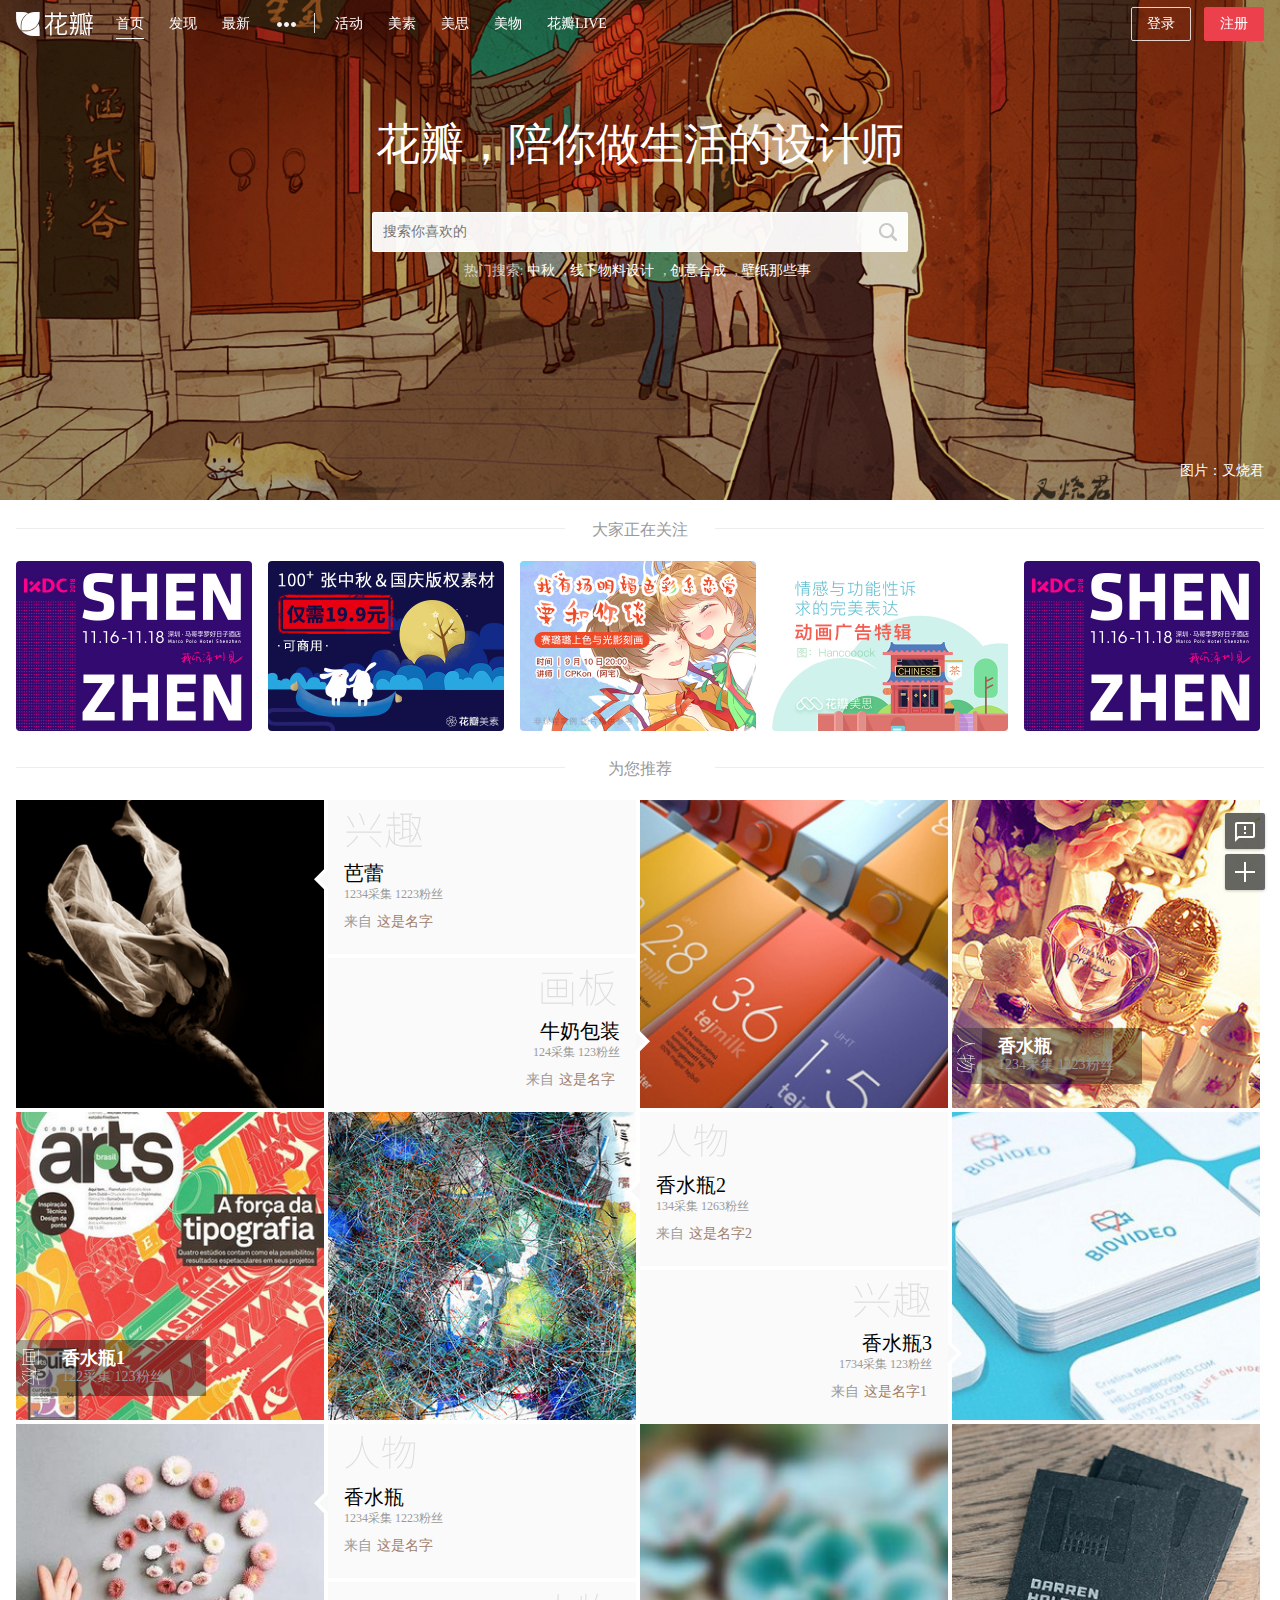
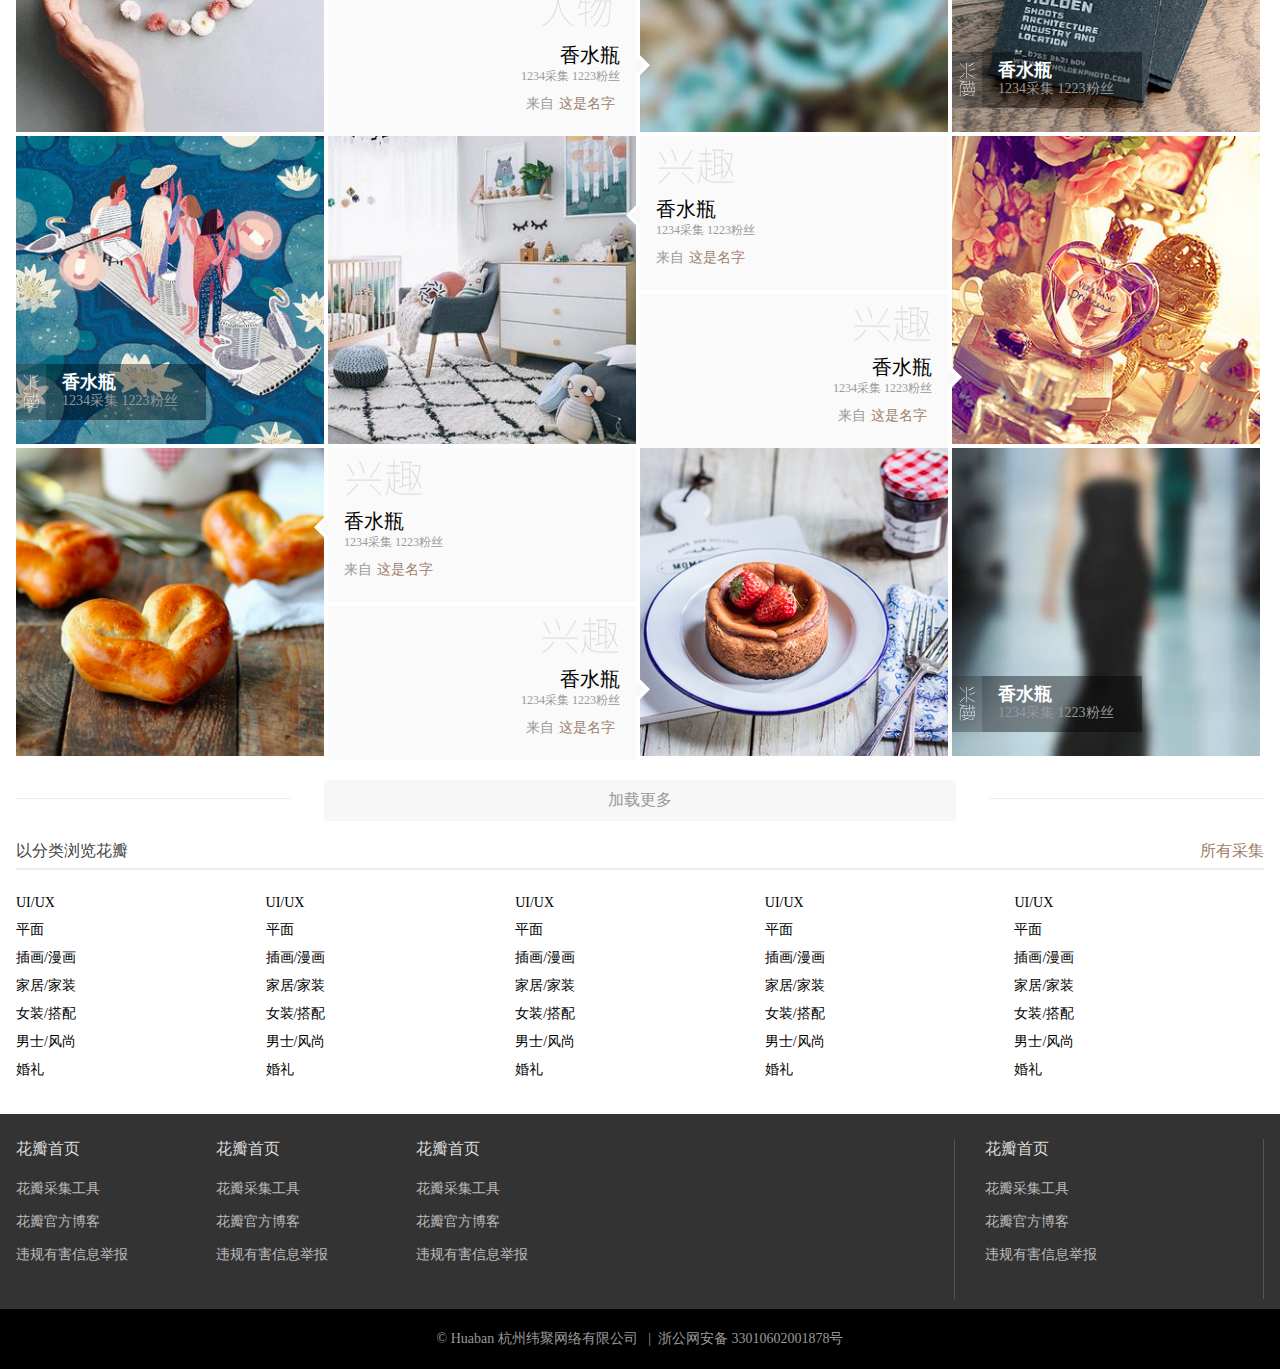
<file: index.html>
<!DOCTYPE html>
<html>

	<head>
		<meta charset="utf-8" />
		<meta name="viewport" content="width=device-width,initial-scale=1" />
		<title></title>
		<link rel="stylesheet/less" type="text/css" href="css/index.less" />
		<script src="js/less.min.js" type="text/javascript" charset="utf-8"></script>
		<script src="js/jquery.js" type="text/javascript" charset="utf-8"></script>
		<script src="js/index.js" type="text/javascript" charset="utf-8"></script>
	</head>

	<body>
		<div id="header-box">
			<div class="banner-background  wrapper">
			</div>
			<div class="mask  wrapper"></div>
			<div class="new-banner">
				<div class="title">花瓣，陪你做生活的设计师</div>
				<div class="search-box">
					<form action="#" method="post">
						<input type="text" name="" id="" value="" size="27" placeholder="搜索你喜欢的" />
						<a href="#"></a>
					</form>
					<div id="hot-word">
						<span>热门搜索:</span>
						<a href="#">中秋</a>
						<span>,</span>
						<a href="#">线下物料设计</a>
						<span>,</span>
						<a href="#">创意合成</a>
						<span>,</span>
						<a href="#">壁纸那些事</a>
					</div>
				</div>
				<div class="author">
					<div class="wrapper">图片：叉烧君</div>
				</div>
			</div>
			<div id="header" class="default-header">
				<div id="manu-bar" class="wrapper">
					<div id="left-part">
						<a id="huaban" href="#"></a>
						<a id="home" href="#">首页</a>
						<a href="#">发现</a>
						<a href="#">最新</a>
						<div class="menu-nav"></div>
						<a class="cut-off"></a>
						<a href="#">活动</a>
						<a href="#">美素</a>
						<a href="#">美思</a>
						<a href="#">美物</a>
						<a href="#">花瓣LIVE</a>
					</div>
					<div id="right-part">
						<a href="#" id="login-btn">登录</a>
						<a href="#" id="register-btn">注册</a>
					</div>
					<form action="#" method="post">
						<div>
							<span>采集</span>
							<i></i>
						</div>
						<input type="text" placeholder="搜索你喜欢的" />
						<a href=""></a>
					</form>
				</div>
			</div>
		</div>
		<div id="body-box" class="wrapper">
			<div class="recommend-line">
				<a href="">大家正在关注</a>
			</div>
			<div class=" follow-row">
				<div class="image-box"><img src="img/ad1" /></div>
				<div class="image-box"><img src="img/ad2" /></div>
				<div class="image-box"><img src="img/ad3" /></div>
				<div class="image-box"><img src="img/ad4" /></div>
				<div class="image-box"><img src="img/ad1" /></div>
				<div class="image-box"><img src="img/ad2" /></div>
			</div>
			<div class="recommend-line">
				<a href="">为您推荐</a>
			</div>
			<div class="display">
			</div>
			<div class="get-more-line">
				<a>加载更多</a>
			</div>
			<div class="category-head wrapper">
				<span>
					以分类浏览花瓣
				</span>
				<a href="#">所有采集</a>
			</div>
			<div class="flex-box wrapper">
				<ul>
					<li>UI/UX
					</li>
					<li>平面
					</li>
					<li>插画/漫画
					</li>
					<li>家居/家装
					</li>
					<li>女装/搭配
					</li>
					<li>男士/风尚
					</li>
					<li>婚礼</li>
				</ul>
				<ul>
					<li>UI/UX
					</li>
					<li>平面
					</li>
					<li>插画/漫画
					</li>
					<li>家居/家装
					</li>
					<li>女装/搭配
					</li>
					<li>男士/风尚
					</li>
					<li>婚礼</li>
				</ul>
				<ul>
					<li>UI/UX
					</li>
					<li>平面
					</li>
					<li>插画/漫画
					</li>
					<li>家居/家装
					</li>
					<li>女装/搭配
					</li>
					<li>男士/风尚
					</li>
					<li>婚礼</li>
				</ul>
				<ul>
					<li>UI/UX
					</li>
					<li>平面
					</li>
					<li>插画/漫画
					</li>
					<li>家居/家装
					</li>
					<li>女装/搭配
					</li>
					<li>男士/风尚
					</li>
					<li>婚礼</li>
				</ul>
				<ul>
					<li>UI/UX
					</li>
					<li>平面
					</li>
					<li>插画/漫画
					</li>
					<li>家居/家装
					</li>
					<li>女装/搭配
					</li>
					<li>男士/风尚
					</li>
					<li>婚礼</li>
				</ul>
			</div>
		</div>
		<div id="footer-box">
			<div class="footer wrapper">
				<div class="left-col">
					<a href="#">花瓣首页</a>
					<a href="#">花瓣采集工具</a>
					<a href="#">花瓣官方博客</a>
					<a href="#">违规有害信息举报</a>
				</div>
				<div class="left-col">
					<a href="#">花瓣首页</a>
					<a href="#">花瓣采集工具</a>
					<a href="#">花瓣官方博客</a>
					<a href="#">违规有害信息举报</a>
				</div>
				<div class="left-col">
					<a href="#">花瓣首页</a>
					<a href="#">花瓣采集工具</a>
					<a href="#">花瓣官方博客</a>
					<a href="#">违规有害信息举报</a>
				</div>
				<div class="left-col">
					<a href="#">花瓣首页</a>
					<a href="#">花瓣采集工具</a>
					<a href="#">花瓣官方博客</a>
					<a href="#">违规有害信息举报</a>
				</div>
			</div>
			<div class="copy-right">
				© Huaban 杭州纬聚网络有限公司 &nbsp;&nbsp;|&nbsp;&nbsp;浙公网安备 33010602001878号
			</div>
		</div>
		<div id="elevator">
			<a id="btnTop" href="#"></a>
			<a href="#"></a>
			<a href="#"></a>
		</div>
	</body>

</html>
</file>
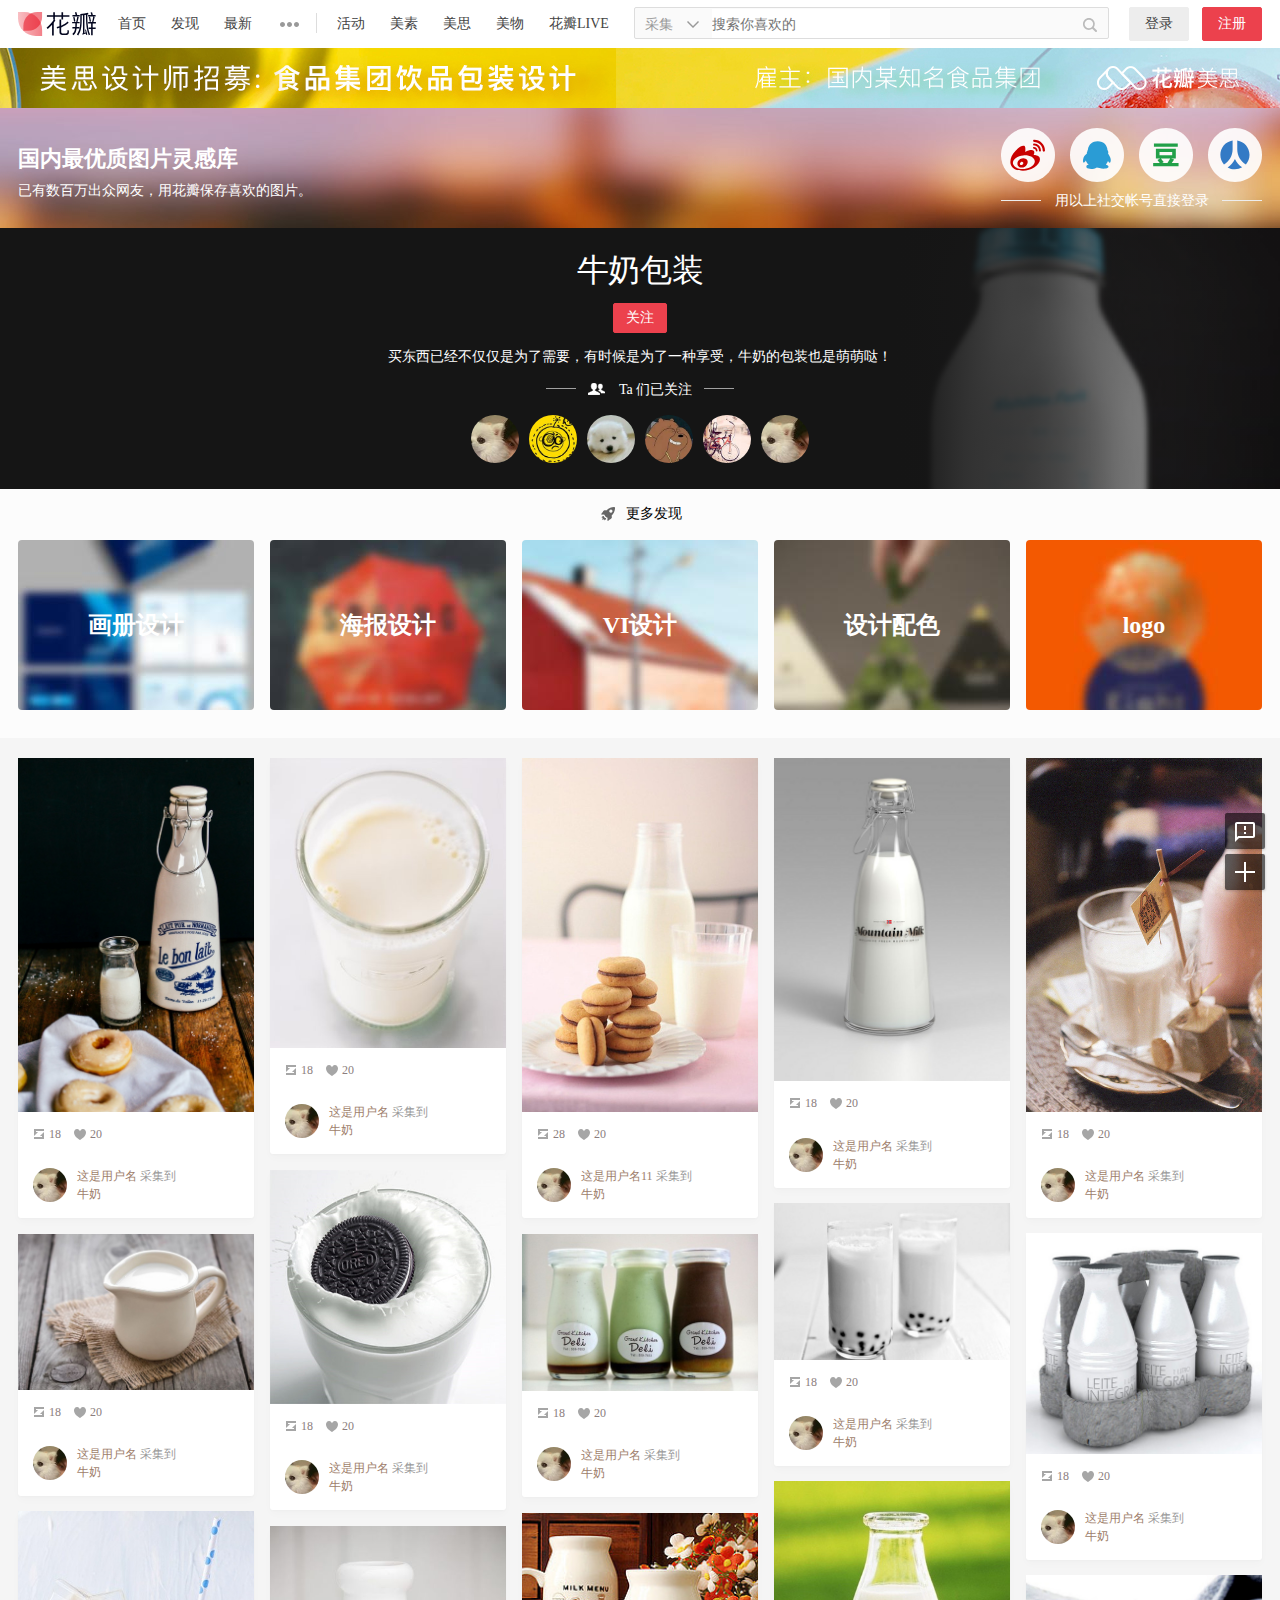
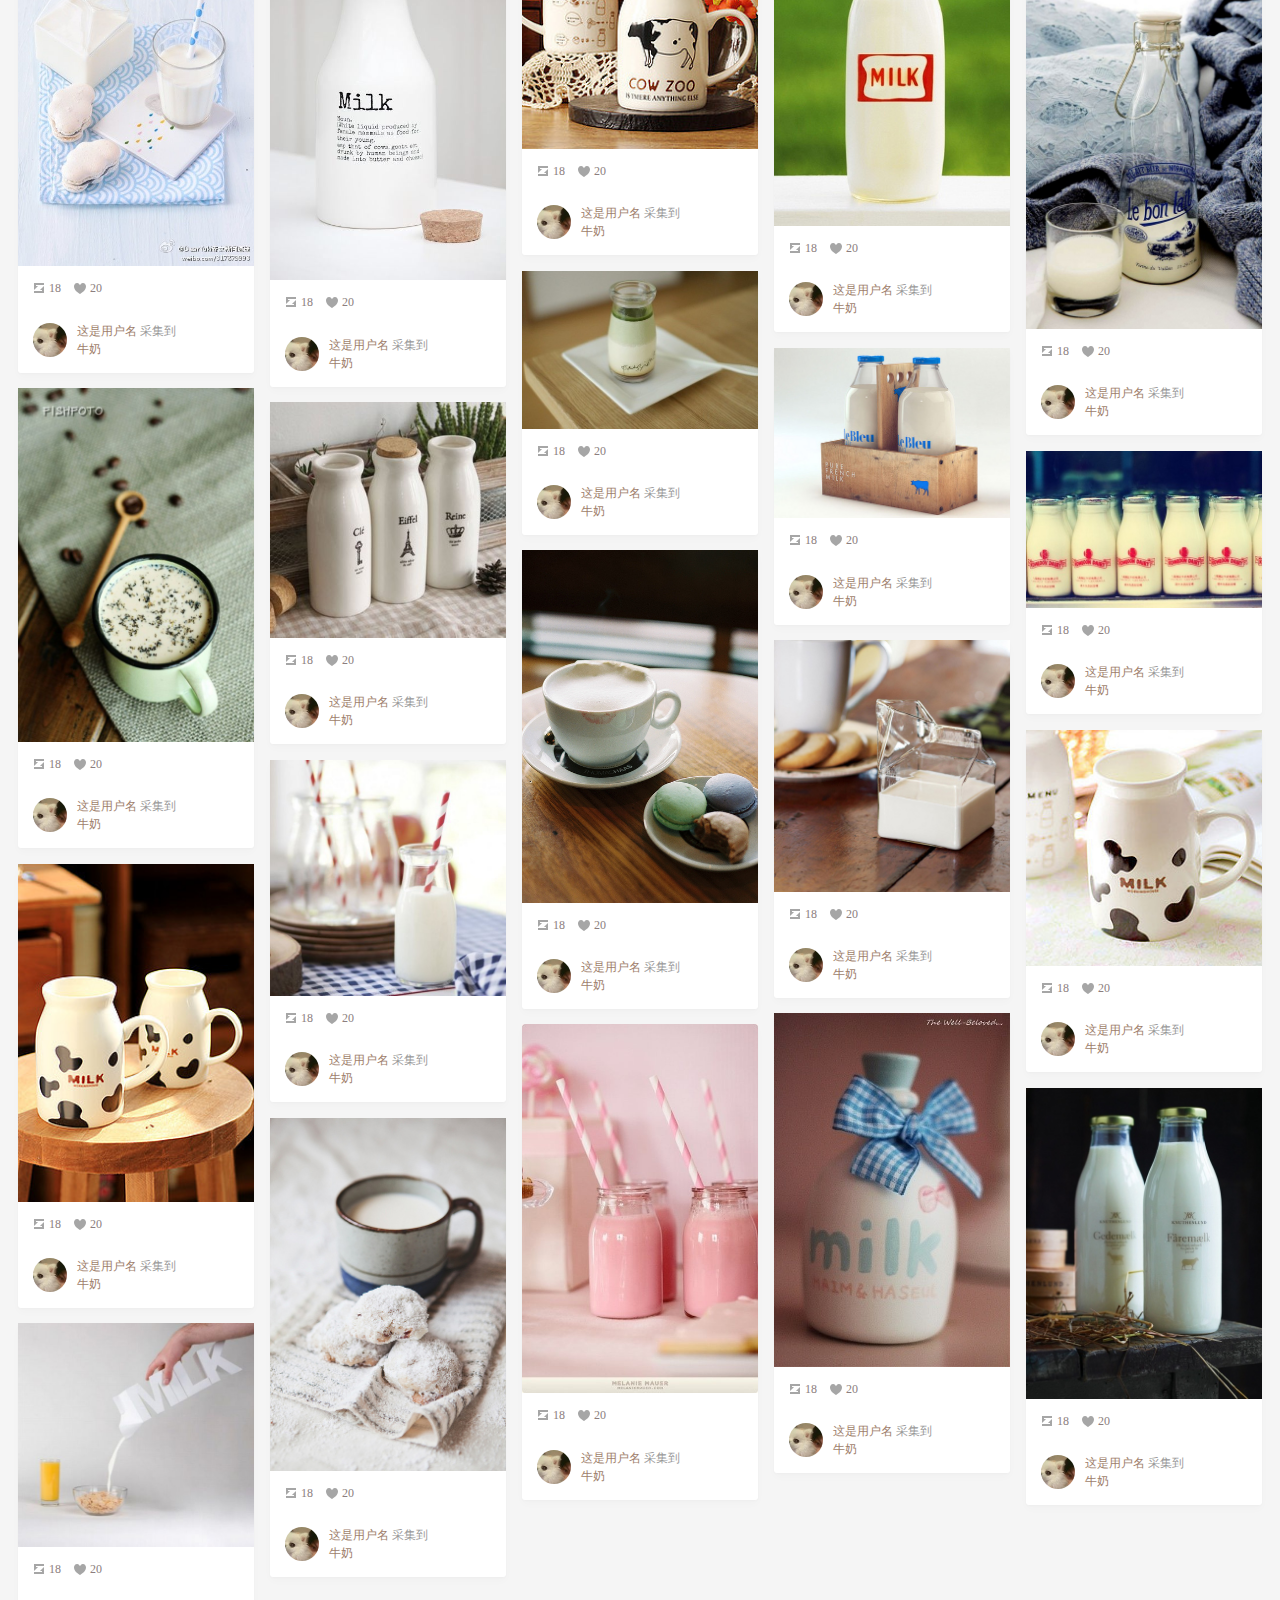
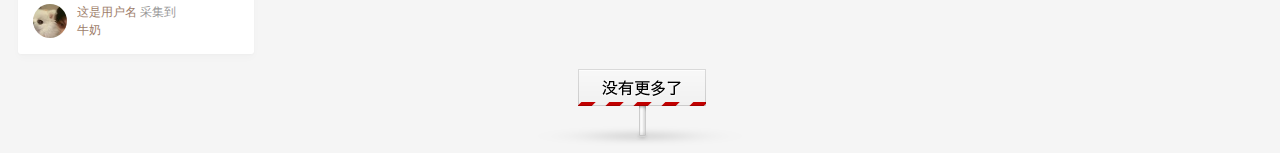
<file: show.html>
<!DOCTYPE html>
<html>

	<head>
		<meta name="viewport" content="width=device-width,initial-scale=1" />
		<meta charset="UTF-8">
		<title></title>
		<!--<link rel="stylesheet/less" type="text/css" href="css/show.less" />
		<script src="js/less.min.js" type="text/javascript" charset="utf-8"></script>-->
		<link rel="stylesheet" type="text/css" href="css/show.css" />
		<script src="js/jquery.js" type="text/javascript" charset="utf-8"></script>
		<script src="js/show.js" type="text/javascript" charset="utf-8"></script>
	</head>

	<body>
		<div id="header-box">
			<div id="header" class="changed-header">
				<div id="manu-bar" class="wrapper">
					<div id="left-part">
						<a id="huaban" href="#"></a>
						<a href="index.html">首页</a>
						<a href="#">发现</a>
						<a href="#">最新</a>
						<div class="menu-nav"></div>
						<a class="cut-off"></a>
						<a href="#">活动</a>
						<a href="#">美素</a>
						<a href="#">美思</a>
						<a href="#">美物</a>
						<a href="#">花瓣LIVE</a>
					</div>
					<div id="right-part">
						<a href="#" id="login-btn">登录</a>
						<a href="#" id="register-btn">注册</a>
					</div>
					<form action="#" method="post">
						<div>
							<span>采集</span>
							<i></i>
						</div>
						<input type="text" placeholder="搜索你喜欢的" />
						<a href=""></a>
					</form>
				</div>
			</div>

		</div>
		<div id="page">
			<div class="banner-top"></div>
			<div class="banner-login">
				<div class="wrapper">
					<div class="title">
						国内最优质图片灵感库
					</div>
					<div id="">
						已有数百万出众网友，用花瓣保存喜欢的图片。
					</div>
					<div class="login">
						<a href=""></a>
						<a href=""></a>
						<a href=""></a>
						<a href=""></a>
						<div class="white-line">
							用以上社交帐号直接登录
						</div>
					</div>
				</div>

			</div>
			<div class="banner-title">
				<img src="img/10x1" />
				<div class="mask"></div>
				<div class="explore-info wrapper">
					<h1>牛奶包装</h1>
					<a href="" class="follow-btn btn rbtn">关注</a>
					<p>买东西已经不仅仅是为了需要，有时候是为了一种享受，牛奶的包装也是萌萌哒！</p>
					<div class="follow-title">
						<i></i>
						<span>Ta 们已关注</span>
					</div>
					<div class="follower">
						<a href=""><img src="img/user-info/u0" /></a>
						<a href=""><img src="img/user-info/u1" /></a>
						<a href=""><img src="img/user-info/u2" /></a>
						<a href=""><img src="img/user-info/u3" /></a>
						<a href=""><img src="img/user-info/u4" /></a>
						<a href=""><img src="img/user-info/u0" /></a>
					</div>
				</div>
			</div>
			<div class="explore-page">
				<div class="more-explore">
					<div class="wrapper">
						<div class="more-explore-title">
							<i></i>
							<span>更多发现</span>
						</div>
						<div class="more-explore-body">
							<a href=""><img src="img/ex1" />
								<div>画册设计</div>
							</a>
							<a href=""><img src="img/ex2" />
								<div>海报设计</div>
							</a>
							<a href=""><img src="img/ex3" />
								<div>VI设计</div>
							</a>
							<a href=""><img src="img/ex4" />
								<div>设计配色</div>
							</a>
							<a href=""><img src="img/ex5" />
								<div>logo</div>
							</a>
							<a href=""><img src="img/ex6" />
								<div>字体设计</div>
							</a>
						</div>
					</div>
				</div>
				<div class="explore wrapper">
					<div class="water-fall">
					</div>
					<div class="loading wrapper">
						<img src="img/end.png"/>
					</div>
				</div>
			</div>
		</div>
		<div id="elevator">
			<a id="btnTop" href="#"></a>
			<a href="#"></a>
			<a href="#"></a>
		</div>
	</body>

</html>
</file>
<file: css/show.css>
* {
  margin: 0px;
  padding: 0px;
  outline: none;
}
body {
  font-size: 14px;
  text-align: center;
  min-width: 1024px;
}
a {
  text-decoration: none;
}
input {
  font-family: inherit;
  font-size: inherit;
  font-weight: inherit;
}
@media only screen and (min-width: 1529px) {
  .wrapper {
    width: 1500px;
  }
}
@media only screen and (max-width: 1528px) and (min-width: 1276px) {
  .wrapper {
    width: 1248px;
  }
}
@media only screen and (max-width: 1275px) {
  .wrapper {
    width: 996px;
  }
}
#header-box {
  position: relative;
}
#header-box .banner-background {
  position: absolute;
  background-image: url("../img/titlebk");
  background-position: center 0;
  background-size: cover;
  background-repeat: no-repeat;
  height: 100%;
  width: 100%;
}
#header-box .mask {
  position: absolute;
  width: 100%;
  height: 100%;
  background: rgba(0, 0, 0, 0.2);
}
#header-box .new-banner {
  position: relative;
  overflow: hidden;
}
@media only screen and (min-width: 1529px) {
  #header-box .new-banner {
    height: 520px;
  }
}
@media only screen and (max-width: 1528px) and (min-width: 1276px) {
  #header-box .new-banner {
    height: 500px;
  }
}
@media only screen and (max-width: 1275px) {
  #header-box .new-banner {
    height: 480px;
  }
}
#header-box .new-banner .title {
  margin: 118px auto 40px;
  width: 540px;
  height: 54px;
  line-height: 54px;
  color: #fff;
  font-size: 44px;
  font-weight: 200;
}
#header-box .new-banner .search-box {
  position: relative;
  font-size: 14px;
}
#header-box .new-banner .search-box form {
  position: relative;
  display: inline-block;
}
#header-box .new-banner .search-box form input {
  margin: 0 auto;
  padding: 0 10px;
  width: 536px;
  height: 40px;
  border: 1px solid rgba(255, 255, 255, 0.95);
  border-radius: 2px;
  background-color: rgba(255, 255, 255, 0.95);
  color: #444;
  box-sizing: border-box;
}
#header-box .new-banner .search-box form a {
  position: absolute;
  display: block;
  top: 0;
  right: 0;
  width: 40px;
  height: 40px;
  background: url("../img/icon_search.svg") 9px 9px no-repeat;
}
#header-box .new-banner .search-box #hot-word {
  width: 536px;
  margin: 10px auto;
  color: rgba(255, 255, 255, 0.7);
}
#header-box .new-banner .search-box #hot-word a {
  display: inline-block;
  padding-right: 5px;
  color: white;
}
#header-box .new-banner .author {
  position: absolute;
  width: 100%;
  bottom: 20px;
}
#header-box .new-banner .author div {
  display: inline-block;
  margin: 0px auto;
  text-align: right;
  color: white;
}
#header-box #header {
  position: fixed;
  top: 0;
  z-index: 999;
  width: 100%;
  height: 48px;
  transition: background 0.15s ease-in-out;
}
.default-header #huaban {
  background: url(../img/logo_wt.svg) 0 0 no-repeat;
}
.default-header a {
  color: white;
}
.default-header #login-btn {
  border: 1px solid rgba(255, 255, 255, 0.8);
}
.default-header #register-btn {
  border: 1px solid #ec414d;
  background: #ec414d;
}
.default-header form {
  display: none;
}
.default-header .menu-nav {
  background: url(../img/menu_sprite.svg) -50px -558px no-repeat;
}
.changed-header {
  background: #fff;
}
.changed-header #huaban {
  background: url(../img/logo.svg) 0 0 no-repeat;
}
.changed-header a {
  color: #444;
}
.changed-header form {
  text-align: left;
  display: block;
  position: relative;
  overflow: hidden;
  height: 32px;
  margin-top: 7px;
  font-size: 14px;
  color: #bbb;
  background: #fafafa;
  border: 1px solid #ddd;
  border-radius: 2px;
  box-sizing: border-box;
}
.changed-header form div {
  display: inline-block;
  width: 74px;
  height: 100%;
  padding: 8px 10px;
  box-sizing: border-box;
  color: #999;
}
.changed-header form div i {
  background: url(../img/ic-arrow-down.svg);
  display: block;
  float: right;
  width: 12px;
  height: 12px;
  margin-left: 8px;
  margin-top: 2px;
}
.changed-header form input {
  line-height: 32px;
  font-size: 14px;
  border: 0;
}
.changed-header form a {
  display: block;
  width: 32px;
  height: 32px;
  background: url(../img/menu_sprite.svg) 5px -93px no-repeat;
  position: absolute;
  right: 0;
  top: 1px;
  cursor: pointer;
}
.changed-header #login-btn {
  background: #ededed;
  border: 1px solid #ededed;
}
.changed-header #register-btn {
  color: white;
  border: 1px solid #ec414d;
  background: #ec414d;
}
.changed-header .menu-nav {
  background: url(../img/menu_sprite.svg) 0 -248px no-repeat;
}
#manu-bar {
  margin: 0 auto;
  text-align: center;
  height: 100%;
  overflow: hidden;
}
#manu-bar #left-part {
  float: left;
  margin-top: 10px;
}
#manu-bar #left-part #huaban {
  float: left;
  margin-right: 20px;
  width: 80px;
  height: 28px;
}
#manu-bar #left-part a {
  float: left;
  line-height: 28px;
  margin-right: 25px;
}
#manu-bar #left-part .menu-nav {
  position: relative;
  float: left;
  width: 24px;
  height: 28px;
  cursor: pointer;
  margin-right: 20px;
}
#manu-bar #left-part .cut-off {
  display: inline-block;
  margin: 2.5px 20px 2.5px -5px;
  width: 1px;
  height: 20px;
  background-color: #ddd;
}
#manu-bar #right-part {
  float: right;
  margin-left: 20px;
  line-height: 48px;
}
#manu-bar #right-part a {
  display: inline-block;
  height: 32px;
  padding: 0px 15px;
  border-radius: 2px;
  line-height: 32px;
}
#manu-bar #right-part #login-btn {
  margin-right: 10px;
}
#body-box {
  position: relative;
  margin: 0 auto;
}
.recommend-line {
  position: relative;
  padding: 20px 0;
  text-align: center;
}
.recommend-line a {
  font-size: 16px;
  color: #999;
}
.recommend-line:before,
.recommend-line:after {
  display: block;
  position: absolute;
  top: 28px;
  width: 44%;
  content: "";
  border-top: 1px solid #ededed;
}
.recommend-line:before {
  left: 0;
}
.recommend-line:after {
  right: 0;
}
.get-more-line {
  position: relative;
  padding: 20px 0;
  text-align: center;
}
.get-more-line a {
  font-size: 16px;
  color: #999;
}
.get-more-line:before,
.get-more-line:after {
  display: block;
  position: absolute;
  top: 28px;
  width: 44%;
  content: "";
  border-top: 1px solid #ededed;
}
.get-more-line:before {
  left: 0;
}
.get-more-line:after {
  right: 0;
}
.get-more-line:before,
.get-more-line:after {
  width: 22%;
  top: 38px;
}
.get-more-line a {
  display: inline-block;
  padding: 10px;
  width: 49%;
  background-color: #f7f7f7;
}
.follow-row {
  margin-top: 0;
  height: 178px;
  margin: 0px -16px 0 0;
  overflow: hidden;
}
.follow-row .image-box {
  position: relative;
  display: block;
  float: left;
  margin: 0 16px 16px 0;
  width: 236px;
  height: 170px;
  border-radius: 4px;
  overflow: hidden;
}
.follow-row .image-box img {
  height: 100%;
}
.display-row {
  margin-bottom: 4px;
  display: table;
}
.display-row .normal-box {
  color: #999;
  position: relative;
  float: left;
  box-sizing: border-box;
  margin-right: 4px;
}
.display-row .normal-box img {
  height: 100%;
}
.display-row .normal-box .attach-info {
  position: absolute;
  left: 30px;
  bottom: 24px;
  background: rgba(0, 0, 0, 0.4);
  width: 160px;
  height: 56px;
  padding: 8px 16px;
  box-sizing: border-box;
  text-align: left;
}
.display-row .normal-box .attach-info .title-info {
  position: absolute;
  left: -30px;
  width: 30px;
  height: 56px;
  padding: 0;
  top: 0;
  background: url(../img/box_title_sprite.svg) no-repeat;
  background-color: rgba(50, 50, 50, 0.4);
  background-position: -236px 7px;
}
.display-row .normal-box .attach-info h2 {
  color: white;
  font-size: 18px;
  line-height: 20px;
}
@media only screen and (min-width: 1529px) {
  .display-row .normal-box .attach-info {
    display: none;
  }
}
@media only screen and (max-width: 1528px) {
  .display-row .normal-box .attach-info {
    display: block;
  }
}
.display-row .normal-box .top-info {
  text-align: left;
  position: relative;
  margin-bottom: 4px;
  padding: 10px 16px;
  width: 100%;
  height: 50%;
  background: #fafafa;
  box-sizing: border-box;
}
.display-row .normal-box .top-info .title-info {
  display: inline-block;
  height: 40px;
  width: 80px;
  padding: 4px 0px 5px;
  background: url(../img/box_title_sprite.svg) no-repeat;
  background-position: 0px -80px;
}
.display-row .normal-box .top-info h2 {
  color: black;
  margin-bottom: 3px;
  font-size: 20px;
  line-height: 20px;
  font-weight: 400;
}
.display-row .normal-box .top-info p {
  font-size: 12px;
  line-height: 1.35em;
}
.display-row .normal-box .top-info span {
  display: inline-block;
  margin-top: 10px;
  line-height: 20px;
}
.display-row .normal-box .top-info span a {
  margin-left: 5px;
  color: #9e7e6b;
}
.display-row .normal-box .bottom-info {
  text-align: left;
  position: relative;
  margin-bottom: 4px;
  padding: 10px 16px;
  width: 100%;
  height: 50%;
  background: #fafafa;
  box-sizing: border-box;
  text-align: right;
}
.display-row .normal-box .bottom-info .title-info {
  display: inline-block;
  height: 40px;
  width: 80px;
  padding: 4px 0px 5px;
  background: url(../img/box_title_sprite.svg) no-repeat;
  background-position: 0px -80px;
}
.display-row .normal-box .bottom-info h2 {
  color: black;
  margin-bottom: 3px;
  font-size: 20px;
  line-height: 20px;
  font-weight: 400;
}
.display-row .normal-box .bottom-info p {
  font-size: 12px;
  line-height: 1.35em;
}
.display-row .normal-box .bottom-info span {
  display: inline-block;
  margin-top: 10px;
  line-height: 20px;
}
.display-row .normal-box .bottom-info span a {
  margin-left: 5px;
  color: #9e7e6b;
}
.display-row .normal-box .info-tra-left {
  position: absolute;
  top: 21%;
  left: -14px;
  z-index: 1;
  width: 14px;
  height: 28px;
  background: url(../img/info_tra.svg) no-repeat;
  background-position: 0 0;
}
.display-row .normal-box .info-tra-right {
  position: absolute;
  top: 74%;
  right: -14px;
  z-index: 1;
  width: 14px;
  height: 28px;
  background: url(../img/info_tra.svg) no-repeat;
  background-position: 0 -51px;
}
@media only screen and (min-width: 1529px) {
  .display-row .normal-box {
    width: 296px;
    height: 296px;
  }
}
@media only screen and (max-width: 1528px) and (min-width: 1276px) {
  .display-row .normal-box {
    width: 308px;
    height: 308px;
  }
}
@media only screen and (max-width: 1275px) {
  .display-row .normal-box {
    width: 245px;
    height: 245px;
  }
}
.display-row .change-box {
  background-color: #fafafa;
}
@media only screen and (min-width: 1529px) {
  .display-row .change-box {
    display: block;
  }
}
@media only screen and (max-width: 1528px) {
  .display-row .change-box {
    display: none;
  }
}
.category-head {
  height: 22px;
  margin-bottom: 20px;
  padding-bottom: 5px;
  border-bottom: 2px solid #ededed;
  font-size: 16px;
}
.category-head span {
  float: left;
  color: #444;
}
.category-head a {
  float: right;
  color: #9E7E6B;
}
.flex-box {
  display: flex;
  margin-bottom: 42px;
  height: 182px;
}
.flex-box ul {
  flex-grow: 1;
  text-align: left;
  list-style: none;
}
.flex-box ul li {
  padding: 5px 0;
}
#footer-box {
  background: #333;
  padding: 25px 0 0;
}
#footer-box .footer {
  position: relative;
  display: flex;
  margin: 0 auto;
}
#footer-box .footer .left-col {
  width: 200px;
  display: inline-block;
  vertical-align: top;
  text-align: left;
}
#footer-box .footer .left-col a:first-child {
  font-size: 16px;
  color: #ddd;
  padding-bottom: 20px;
}
#footer-box .footer .left-col a {
  color: #bbb;
  display: block;
  padding-bottom: 15px;
  text-decoration: none;
}
#footer-box .footer .left-col:last-child {
  position: absolute;
  right: 0;
  border: 1px solid #555;
  border-width: 0 1px;
  padding-left: 30px;
  padding-right: 30px;
  padding-bottom: 20px;
  width: 248px;
}
#footer-box .copy-right {
  background-color: #000;
  color: #999;
  margin-top: 30px;
  height: 60px;
  line-height: 60px;
  width: 100%;
}
#elevator {
  position: fixed;
  right: 15px;
  bottom: 10px;
  z-index: 99992;
}
#elevator a {
  display: block;
  margin-bottom: 5px;
  width: 40px;
  height: 36px;
  border-radius: 2px;
  background: url(../img/iconsprite_btbar.svg) 8px 6px no-repeat;
  background-color: #444;
  background-color: rgba(0, 0, 0, 0.6);
  cursor: pointer;
  box-shadow: 0 1px 3px rgba(0, 0, 0, 0.2);
}
#elevator a:nth-child(1) {
  visibility: hidden;
}
#elevator a:nth-child(2) {
  background-position: 8px -74px;
}
#elevator a:nth-child(3) {
  background-position: 8px -34px;
  margin-bottom: 0px;
}
body {
  background: #f5f5f5;
}
.wrapper {
  margin: 0px auto;
}
@media only screen and (min-width: 1529px) {
  .wrapper {
    width: 1496px;
  }
}
@media only screen and (max-width: 1528px) and (min-width: 1276px) {
  .wrapper {
    width: 1244px;
  }
}
@media only screen and (max-width: 1275px) {
  .wrapper {
    width: 992px;
  }
}
.btn {
  display: inline-block;
  line-height: 1;
  border-radius: 2px;
  font-size: 14px;
  padding: 0 12px;
  height: 28px;
  line-height: 28px;
  background: #ededed;
  border: 1px solid #ededed;
  cursor: pointer;
  text-decoration: none;
  color: #444;
  white-space: nowrap;
  text-align: center;
  box-shadow: 0 0 0 transparent;
}
.rbtn {
  text-shadow: none;
  background: #EC414D;
  color: #fff;
  box-shadow: none;
  border: 1px solid #EC414D;
}
#page {
  padding-top: 48px;
}
.banner-top {
  background: url(../img/4bd0663498b069d0cc43eaceb49dd191b2f72ac41a8cb);
  background-size: cover;
  background-position: center;
  height: 60px;
}
.banner-login {
  height: 120px;
  min-width: 992px;
  background: url(../img/login_header_blurbg.jpg) center;
  background-size: cover;
  color: #fff;
  text-align: left;
  overflow: hidden;
}
.banner-login .wrapper {
  padding-top: 10px;
  position: relative;
}
.banner-login .title {
  font-size: 22px;
  font-weight: 700;
  margin: 26px 0 8px;
}
.banner-login .login {
  position: absolute;
  right: 0;
  top: 20px;
  height: 263px;
  font-size: 0;
}
.banner-login .login a {
  display: inline-block;
  width: 54px;
  height: 54px;
  background: url(../img/icons_login_big.svg) no-repeat;
  margin-right: 15px;
}
.banner-login .login a:nth-child(2) {
  background-position: -80px 0;
}
.banner-login .login a:nth-child(3) {
  background-position: -160px 0;
}
.banner-login .login a:nth-child(4) {
  margin-right: 0;
  background-position: -240px 0;
}
.banner-login .login .white-line {
  font-size: 14px;
  text-align: center;
  margin-top: 10px;
  position: relative;
}
.banner-login .login .white-line:before {
  content: "";
  border-top: 1px solid #ededed;
  display: block;
  position: absolute;
  width: 40px;
  top: 8px;
  left: 0;
}
.banner-login .login .white-line:after {
  content: "";
  border-top: 1px solid #ededed;
  display: block;
  position: absolute;
  width: 40px;
  top: 8px;
  right: 0;
}
.banner-title {
  background: #151515;
  height: 261px;
  position: relative;
  overflow: hidden;
  color: #fff;
  font-size: 14px;
  z-index: 2;
}
.banner-title > img {
  position: absolute;
  right: -60px;
  margin-top: -50px;
  width: 38%;
  min-width: 600px;
  min-height: 369px;
  opacity: .7;
  background-size: cover;
}
.banner-title .mask {
  position: absolute;
  background: linear-gradient(to left, #151515 0%, rgba(21, 21, 21, 0) 0%, rgba(21, 21, 21, 0) 0%, #151515 30%, #151515 100%);
  height: 100%;
  width: 100%;
}
.banner-title .explore-info {
  position: relative;
  z-index: 2;
  margin: 0 auto 20px auto;
  text-align: center;
  overflow: hidden;
  color: #fff;
  font-size: 14px;
}
.banner-title .explore-info h1 {
  margin: 25px 0 3px 0;
  font-size: 32px;
  font-family: "\5FAE\8F6F\96C5\9ED1", "helvetica neue", arial, sans-serif;
  font-weight: 500;
  text-shadow: none;
  letter-spacing: -0.0125em;
  padding: 0 0 12px;
  line-height: 1.1em;
}
.banner-title .explore-info .follow-btn {
  margin-bottom: 15px;
}
.banner-title .explore-info p {
  padding-bottom: 15px;
}
.banner-title .explore-info .follow-title {
  position: relative;
  padding-bottom: 15px;
  width: 300px;
  margin: 0 auto;
}
.banner-title .explore-info .follow-title i {
  display: inline-block;
  width: 18px;
  height: 18px;
  margin-right: 10px;
  vertical-align: middle;
  background: url(../img/explore_icon.png);
  background-position: -95px 0;
}
.banner-title .explore-info .follow-title:before {
  display: block;
  position: absolute;
  top: 7px;
  width: 30px;
  height: 1px;
  background: rgba(255, 255, 255, 0.6);
  content: "";
  left: 214px;
}
.banner-title .explore-info .follow-title:after {
  display: block;
  position: absolute;
  top: 7px;
  width: 30px;
  height: 1px;
  background: rgba(255, 255, 255, 0.6);
  content: "";
  right: 214px;
}
.banner-title .explore-info .follower {
  display: inline-block;
  overflow: hidden;
  max-width: 30%;
  height: 48px;
  font-size: 0;
}
.banner-title .explore-info .follower a {
  position: relative;
  display: inline-block;
  margin-right: 10px;
}
.banner-title .explore-info .follower a img {
  width: 48px;
  height: 48px;
  vertical-align: middle;
  border: 0;
  border-radius: 50%;
}
.banner-title .explore-info .follower a:last-child {
  margin-right: 0;
}
.explore-page {
  position: relative;
}
.explore-page .more-explore {
  padding-bottom: 20px;
  margin-bottom: 20px;
  width: 100%;
  background: #fcfcfc;
}
.explore-page .more-explore .more-explore-title {
  padding: 16px;
  text-align: center;
}
.explore-page .more-explore .more-explore-title i {
  display: inline-block;
  background: url(../img/explore_icon.png);
  background-position: -20px 1px;
  margin-right: 6px;
  width: 18px;
  height: 18px;
  vertical-align: middle;
}
.explore-page .more-explore .more-explore-body {
  overflow: hidden;
  margin-right: 16px;
  height: 178px;
}
@media only screen and (min-width: 1529px) {
  .explore-page .more-explore .more-explore-body {
    width: 1512px;
  }
}
@media only screen and (max-width: 1528px) and (min-width: 1276px) {
  .explore-page .more-explore .more-explore-body {
    width: 1260px;
  }
}
@media only screen and (max-width: 1275px) {
  .explore-page .more-explore .more-explore-body {
    width: 1008px;
  }
}
.explore-page .more-explore .more-explore-body a {
  position: relative;
  display: block;
  float: left;
  margin: 0 16px 16px 0;
  width: 236px;
  height: 170px;
  border-radius: 4px;
  overflow: hidden;
  line-height: 170px;
  font-size: 24px;
  font-weight: 900;
  color: #fff;
  text-align: center;
}
.explore-page .more-explore .more-explore-body a div {
  position: absolute;
  top: 0;
  line-height: 170px;
  width: 100%;
  font-size: 24px;
  font-weight: 900;
  color: #fff;
}
.explore-page .water-fall {
  margin-top: 16px;
  margin-left: -16px;
  position: relative;
}
.explore-page .water-fall .data-item {
  position: absolute;
  left: -200px;
  top: 1000px;
  width: 236px;
  font-size: 12px;
  background-color: #fff;
  border-radius: 3px;
  box-shadow: 0 1px 3px rgba(0, 0, 0, 0.02), 0 4px 8px rgba(0, 0, 0, 0.02);
  margin-left: 16px;
  margin-bottom: 16px;
}
.explore-page .water-fall .data-item img {
  width: 100%;
}
.explore-page .water-fall .data-item p {
  line-height: 1.35em;
  padding: 0 15px;
  margin: 10px 0;
  text-align: left;
}
.explore-page .water-fall .data-item p span {
  display: inline-block;
  width: auto;
  height: 12px;
  line-height: 12px;
  font-size: 12px;
  margin-right: 10px;
  color: #8c7e7e;
}
.explore-page .water-fall .data-item p span i {
  display: inline-block;
  width: 12px;
  height: 12px;
  margin-right: 4px;
  vertical-align: bottom;
  background: url(../img/bt_action_icons.svg);
}
.explore-page .water-fall .data-item p span .rt {
  background-position: -30px 0;
}
.explore-page .water-fall .data-item p span .lk {
  background-position: 0px 0;
}
.explore-page .water-fall .data-item .user-info {
  overflow: hidden;
  padding: 0 15px;
}
.explore-page .water-fall .data-item .user-info img {
  margin: 16px 0;
  width: 34px;
  height: 34px;
  border-radius: 50%;
  float: left;
}
.explore-page .water-fall .data-item .user-info .user-info-body {
  text-align: left;
  margin-left: 34px;
  height: 51px;
  padding: 15px 0 0 10px;
  line-height: 1.5;
  color: #999;
}
.explore-page .water-fall .data-item .user-info .user-info-body a {
  color: #9E7E6B;
}
</file>
